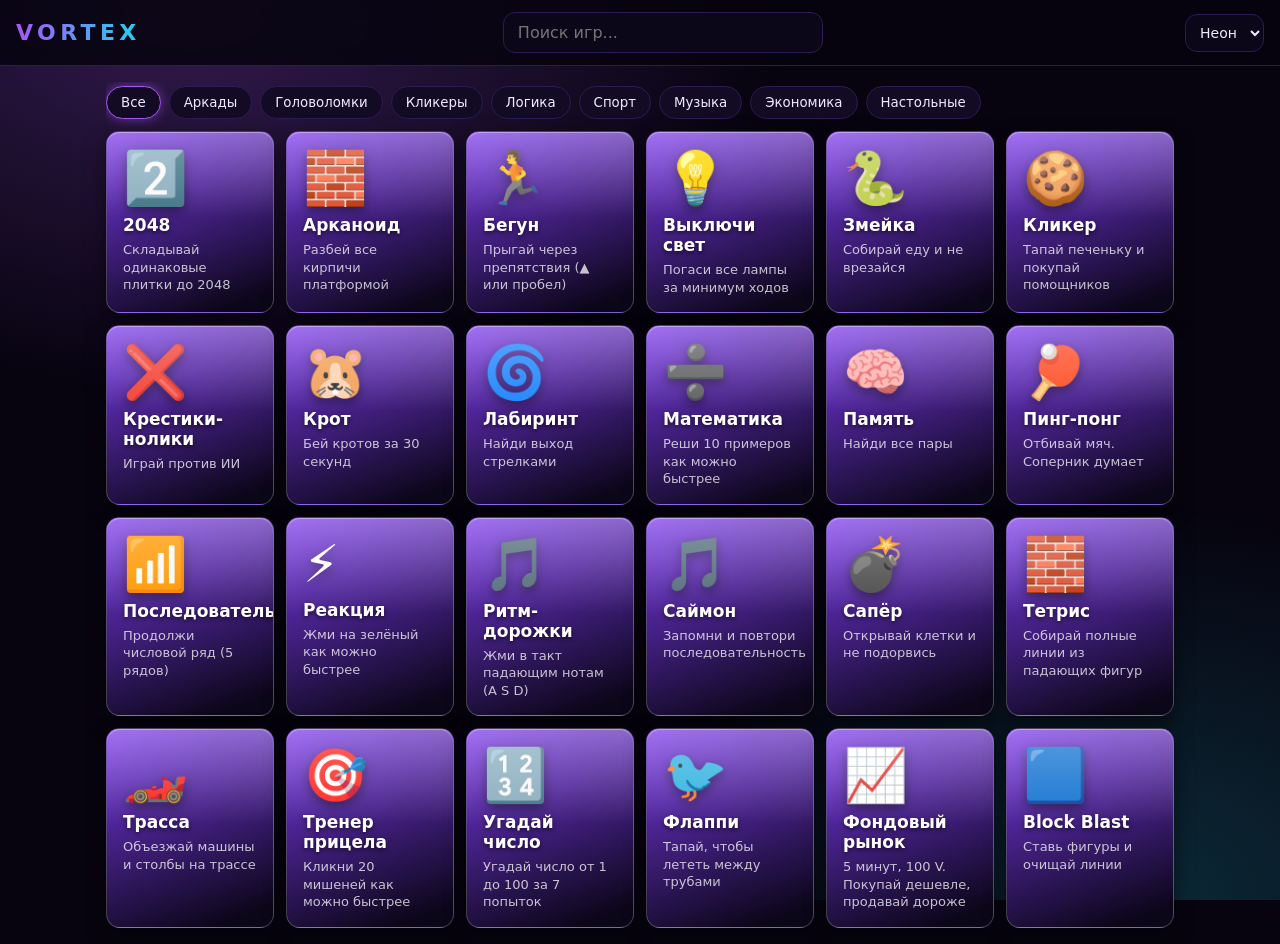
<file: index.html>
<!DOCTYPE html><html lang="ru"><head><meta charset="utf-8">
<meta name="viewport" content="width=device-width,initial-scale=1,viewport-fit=cover">
<meta name="theme-color" content="#07040f"><title>VORTEX Arcade — игры без регистрации</title>
<style>
:root{--bg:#07040f;--card:#130b24;--line:#2d1b55;--tx:#f0eaff;--mut:#9b8fc4;--p:#a855f7;--n:#22d3ee}
*{box-sizing:border-box;margin:0;font-family:system-ui,-apple-system,"Segoe UI",Roboto,sans-serif}
body{background:var(--bg);color:var(--tx);min-height:100vh;padding-bottom:env(safe-area-inset-bottom);overflow-x:hidden}
body::before{content:"";position:fixed;inset:0;z-index:-1;background:radial-gradient(600px 400px at 15% 0,rgba(168,85,247,.28),transparent),radial-gradient(500px 400px at 90% 100%,rgba(34,211,238,.18),transparent);animation:drift 12s ease-in-out infinite alternate}
@keyframes drift{to{transform:scale(1.12) translateY(-20px)}}
[hidden]{display:none!important}
.top{position:sticky;top:0;z-index:5;display:flex;gap:12px;align-items:center;justify-content:space-between;padding:12px 16px;background:rgba(7,4,15,.85);backdrop-filter:blur(10px);border-bottom:1px solid var(--line)}
.logo{font-weight:900;letter-spacing:.2em;font-size:22px;text-decoration:none;background:linear-gradient(90deg,var(--p),var(--n));-webkit-background-clip:text;background-clip:text;color:transparent}
#search{flex:1;max-width:320px;padding:10px 14px;background:#0b0618;border:1px solid var(--line);border-radius:12px;color:var(--tx);font-size:16px}
#search:focus{outline:none;border-color:var(--n);box-shadow:0 0 10px var(--n)}
main{padding:16px;max-width:1100px;margin:auto;animation:in .35s}
@keyframes in{from{opacity:0;transform:translateY(8px)}}
.hero{padding:18px 4px}.hero h1{font-size:clamp(22px,4vw,34px)}.hero p{color:var(--mut);margin-top:6px}
.chips{display:flex;gap:8px;overflow-x:auto;padding:4px 0 12px}
.chip{white-space:nowrap;padding:8px 14px;border-radius:99px;border:1px solid var(--line);background:var(--card);color:var(--tx);cursor:pointer;transition:.2s}
.chip.on,.chip:hover{border-color:var(--p);box-shadow:0 0 12px rgba(168,85,247,.5)}
.grid{display:grid;grid-template-columns:repeat(auto-fill,minmax(160px,1fr));gap:12px}
.card{position:relative;overflow:hidden;display:flex;flex-direction:column;gap:6px;min-height:150px;padding:16px;text-decoration:none;color:#fff;background:linear-gradient(160deg,var(--c,#7c3aed) 0%,#0b0618 92%);border:1px solid rgba(255,255,255,.22);border-radius:14px;box-shadow:inset 0 1px 0 rgba(255,255,255,.35),0 8px 20px rgba(0,0,0,.55);transition:transform .2s,box-shadow .2s;animation:in .4s both}.card::after{content:"";position:absolute;left:0;right:0;top:0;height:48%;background:linear-gradient(rgba(255,255,255,.28),rgba(255,255,255,0));pointer-events:none}.card:hover{transform:translateY(-6px) scale(1.03);box-shadow:inset 0 1px 0 rgba(255,255,255,.45),0 14px 30px var(--c,#7c3aed)}.card b{font-size:17px;text-shadow:0 2px 4px rgba(0,0,0,.6)}.cookie-wrap{position:relative;height:200px;width:100%;display:flex;align-items:center;justify-content:center}.cookie{font-size:130px;line-height:1;background:none;border:0;cursor:pointer;transition:transform .1s;filter:drop-shadow(0 10px 18px rgba(217,119,6,.55));-webkit-tap-highlight-color:transparent}.cookie.bump{transform:scale(.88) rotate(-6deg)}.float{position:absolute;top:18px;color:#fbbf24;font-weight:900;font-size:22px;text-shadow:0 2px 6px #000;animation:fl .7s forwards;pointer-events:none}@keyframes fl{to{transform:translateY(-70px);opacity:0}}.mstats{font-size:14px;color:var(--tx);text-align:center;background:#0b0618;border:1px solid var(--line);border-radius:10px;padding:8px 12px;max-width:100%}
.card:hover{transform:translateY(-4px);border-color:var(--p);box-shadow:0 8px 24px rgba(168,85,247,.35)}
.card .emo{font-size:52px;filter:drop-shadow(0 4px 6px rgba(0,0,0,.5))}.card small{color:rgba(255,255,255,.75);font-size:13px;line-height:1.35}
.playbar{display:flex;align-items:center;justify-content:space-between;gap:10px;margin-bottom:12px}
.playbar h2{font-size:20px;text-align:center;flex:1}
.btn{display:inline-block;padding:9px 14px;border-radius:12px;border:0;font-weight:700;cursor:pointer;text-decoration:none;color:#fff;background:linear-gradient(90deg,var(--p),var(--n))}
.btn.ghost{background:none;border:1px solid var(--p);color:var(--tx)}
.stage{display:flex;flex-direction:column;align-items:center;gap:12px;padding:16px;background:var(--card);border:1px solid var(--line);border-radius:18px;min-height:420px}
.stage:fullscreen{border-radius:0;justify-content:center;background:var(--bg)}
.cv{max-width:100%;height:auto;border-radius:12px;border:1px solid var(--line);touch-action:none;background:#0b0618}
.gbox{width:100%}
.gmsg{color:var(--mut);text-align:center;min-height:22px}
.gbtn{padding:10px 16px;border-radius:12px;border:1px solid var(--p);background:var(--card);color:var(--tx);font-weight:700;cursor:pointer}
.gbtn.big{padding:30px 50px;font-size:24px;background:linear-gradient(90deg,var(--p),var(--n));border:0;color:#fff}
.gbtn:disabled{opacity:.45;cursor:default}
.row{display:flex;gap:10px;flex-wrap:wrap;justify-content:center}
.pad{display:grid;grid-template-columns:repeat(3,56px);grid-template-rows:repeat(2,56px);gap:6px;justify-content:center;touch-action:none;user-select:none}
.pbtn{border-radius:14px;border:1px solid var(--p);background:#1b0f33;color:var(--tx);font-size:20px;cursor:pointer}
.pb-up{grid-column:2;grid-row:1}.pb-left{grid-column:1;grid-row:2}.pb-down{grid-column:2;grid-row:2}.pb-right{grid-column:3;grid-row:2}
.pbtn:active{background:var(--p)}
.pad2{height:200px;width:100%;max-width:420px;border-radius:18px;display:grid;place-items:center;font-size:22px;font-weight:800;cursor:pointer;background:#2a1b4d;user-select:none}
.pad2.wait{background:#7a1d3b}.pad2.go{background:#16a34a;box-shadow:0 0 30px #16a34a}
.ttt{display:grid;grid-template-columns:repeat(3,90px);gap:8px}
.cell{height:90px;font-size:44px;font-weight:900;border-radius:14px;border:1px solid var(--line);background:#1b0f33;color:var(--tx);cursor:pointer}
.cell.x{color:var(--n);text-shadow:0 0 10px var(--n)}.cell.o{color:var(--p);text-shadow:0 0 10px var(--p)}
.mboard{display:grid;gap:4px;width:100%;max-width:360px}
.mcell{aspect-ratio:1;border-radius:8px;border:1px solid var(--line);background:#2a1b4d;color:var(--tx);font-weight:800;cursor:pointer;font-size:clamp(12px,3vw,18px)}
.mcell.open{background:#130b24}
.simon{display:grid;grid-template-columns:1fr 1fr;gap:12px;width:260px;max-width:100%}
.spad{height:120px;border-radius:18px;border:0;opacity:.45;cursor:pointer;transition:opacity .15s,transform .15s}
.spad.lit{opacity:1;transform:scale(1.04);box-shadow:0 0 24px currentColor}
.mem{display:grid;grid-template-columns:repeat(4,1fr);gap:8px;width:100%;max-width:380px}
.mcard{aspect-ratio:1;font-size:28px;border-radius:12px;border:1px solid var(--line);background:#1b0f33;color:var(--tx);cursor:pointer;transition:transform .3s}
.mcard.up{background:#2a1b4d;border-color:var(--n)}.mcard.done{opacity:.4}
@media(max-width:600px){.top{flex-wrap:wrap}#search{max-width:none;width:100%}.playbar h2{font-size:16px}}
@media(prefers-reduced-motion:reduce){*,body::before{animation:none!important;transition:none!important}}

/* Печенька */
.cookie-wrap{position:relative;display:grid;place-items:center;height:260px;width:100%}
.cookie{width:min(200px,60vw);height:min(200px,60vw);border-radius:50%;border:0;font-size:min(150px,44vw);line-height:1;cursor:pointer;
  background:radial-gradient(circle at 35% 30%,#fbd38d,#b45309 75%);box-shadow:0 0 40px rgba(251,191,36,.35),inset -12px -16px 0 rgba(0,0,0,.18);transition:transform .08s}
.cookie:active,.cookie.hit{transform:scale(.92)}
.plus{position:absolute;color:#fde68a;font-weight:900;font-size:22px;pointer-events:none;transform:translate(-50%,-50%);animation:floatup .7s forwards;text-shadow:0 0 8px #f59e0b}
@keyframes floatup{to{transform:translate(-50%,-140%);opacity:0}}
.gbtn.big2{padding:14px 26px;font-size:18px;background:linear-gradient(90deg,var(--p),var(--n));border:0;color:#fff}
/* Тема Xbox */
body.theme-xbox{--bg:#0d1117;--card:#1b1f24;--line:#2a3139;--p:#107c10;--n:#9bf00b;--tx:#ffffff;--mut:#9aa4ad}
body.theme-xbox::before{background:radial-gradient(600px 400px at 15% 0,rgba(16,124,16,.35),transparent)}
body.theme-xbox .card{border-radius:6px;border-top:3px solid var(--n)}
body.theme-xbox .logo{background:none;-webkit-text-fill-color:#9bf00b;color:#9bf00b}
body.theme-xbox .card .emo{filter:drop-shadow(0 0 6px rgba(155,240,11,.5))}
/* Тема PS2 */
body.theme-ps2{--bg:#0a1a40;--card:#13306b;--line:#3d6fd1;--p:#3b82f6;--n:#93c5fd;--tx:#ffffff;--mut:#b6c8ef}
body.theme-ps2::before{background:linear-gradient(180deg,rgba(59,130,246,.35),transparent 60%)}
body.theme-ps2 .card{background:linear-gradient(180deg,#1d4ed8,#0b2e7a);border:1px solid #93c5fd;border-radius:10px;box-shadow:inset 0 1px 0 rgba(255,255,255,.35)}
body.theme-ps2 .top{background:linear-gradient(180deg,#1e3a8a,#0a1a40)}
body.theme-ps2 .stage{background:linear-gradient(180deg,#1d4ed8,#0b2e7a)}
body.theme-ps2 .logo{background:linear-gradient(180deg,#ffffff,#93c5fd);-webkit-background-clip:text;background-clip:text}
.sel{padding:9px 10px;border-radius:12px;border:1px solid var(--line);background:#0b0618;color:var(--tx);font-size:14px}

/* Block Blast */
.bb{display:grid;gap:3px;padding:8px;background:#0b0618;border:1px solid var(--line);border-radius:14px}
.bcell{width:40px;height:40px;border-radius:6px;border:1px solid #2d1b55;background:#130b24;cursor:pointer;padding:0}
.piece{display:grid;gap:2px;padding:8px;border:1px solid var(--line);border-radius:12px;background:#130b24;cursor:pointer}
.piece.sel{border-color:var(--n);box-shadow:0 0 12px var(--n)}
.piece.used{opacity:.2;cursor:default}
.pc{width:14px;height:14px;border-radius:3px}
/* 2048 */
.g2048{display:grid;grid-template-columns:repeat(4,78px);gap:8px;padding:10px;background:#2d1b55;border-radius:14px;touch-action:none}
.tile{width:78px;height:78px;border-radius:10px;display:grid;place-items:center;font-weight:900;color:#fff;transition:background .15s}
/* Крот */
.mole-grid{display:grid;grid-template-columns:repeat(3,96px);gap:10px}
.mole-grid .mcell{aspect-ratio:1;font-size:44px;border-radius:50%}

</style></head>
<body class="theme-neon">
<header class="top">
  <a href="#" class="logo">VORTEX</a>
  <input id="search" type="search" placeholder="Поиск игр..." autocomplete="off">
  <select id="theme" class="sel" title="Стиль"><option value="neon">Неон</option><option value="xbox">Xbox</option><option value="ps2">PS2</option></select>
</header>

<main id="home">
  <div id="chips" class="chips"></div>
  <div id="grid" class="grid"></div>
</main>

<main id="play" hidden>
  <div class="playbar">
    <a href="#" id="back" class="btn ghost">← Все игры</a>
    <h2 id="ptitle"></h2>
    <button id="fs" class="btn ghost" title="На весь экран">⛶</button>
  </div>
  <div id="stage" class="stage"></div>
</main>

<script>window.BUNDLED=true;</script>
<script>
// Общие функции для всех игр. Не редактируй без нужды.
// Каждая игра в папке games/ вызывает registerGame(id, описание).
const rnd=n=>Math.floor(Math.random()*n);
const clamp=(v,a,b)=>Math.max(a,Math.min(b,v));
function cv(el,w,h){const c=document.createElement('canvas');c.width=w;c.height=h;c.className='cv';el.appendChild(c);return c}
function btn(parent,text,fn,cls=''){const b=document.createElement('button');b.className='gbtn '+cls;b.textContent=text;b.onclick=fn;parent.appendChild(b);return b}
function msg(el,text){const m=document.createElement('div');m.className='gmsg';m.textContent=text;el.appendChild(m);return m}
function row(el){const r=document.createElement('div');r.className='row';el.appendChild(r);return r}
// Управление. allowed задаёт только нужные стрелки: остальные не показываются и не перехватываются.
// cb(kind, pressed): kind = up|down|left|right
function controls(el,cb,allowed=['up','down','left','right']){
  const map={ArrowUp:'up',w:'up',W:'up',' ':'up',ArrowDown:'down',s:'down',S:'down',ArrowLeft:'left',a:'left',A:'left',ArrowRight:'right',d:'right',D:'right'};
  const lab={up:'▲',left:'◀',right:'▶',down:'▼'};
  const ok=k=>allowed.includes(k);
  const kd=e=>{const k=map[e.key];if(k&&ok(k)){e.preventDefault();cb(k,true)}};
  const ku=e=>{const k=map[e.key];if(k&&ok(k))cb(k,false)};
  addEventListener('keydown',kd);addEventListener('keyup',ku);
  const p=document.createElement('div');p.className='pad';
  allowed.forEach(k=>{const b=document.createElement('button');b.className='pbtn pb-'+k;b.textContent=lab[k];
    b.onpointerdown=e=>{e.preventDefault();cb(k,true)};
    const off=()=>cb(k,false);b.onpointerup=off;b.onpointerleave=off;b.onpointercancel=off;p.appendChild(b)});
  el.appendChild(p);
  return()=>{removeEventListener('keydown',kd);removeEventListener('keyup',ku)};
}


const GAMES={};
function registerGame(id,g){GAMES[id]=g}

</script>
<script>
// Тренер прицела: кликни 20 мишеней как можно быстрее. Показываем среднее время реакции.
registerGame('aim', {
  title:'Тренер прицела', cat:'Аркады', emoji:'🎯', desc:'Кликни 20 мишеней как можно быстрее',
  start(el){
    const W=360,H=320;
    const area=document.createElement('div');
    area.style.cssText=`width:${W}px;height:${H}px;max-width:100%;position:relative;background:#0b0618;border:1px solid var(--line);border-radius:14px;overflow:hidden`;
    el.appendChild(area);
    const info=msg(el,'Нажми «Старт», затем жми на мишени');
    let n=0,times=[],spawnT=0,run=false;
    const spawn=()=>{
      area.innerHTML='';
      const s=30+rnd(30),b=document.createElement('button');
      b.style.cssText=`position:absolute;width:${s}px;height:${s}px;border-radius:50%;border:0;cursor:pointer;left:${rnd(W-s)}px;top:${rnd(H-s)}px;background:radial-gradient(circle,#fff 0 15%,#ef4444 16% 60%,#fff 61% 70%,#ef4444 71%)`;
      b.onpointerdown=()=>{times.push(performance.now()-spawnT);n++;info.textContent=`Мишень ${n} из 20`;if(n>=20)finish();else spawn()};
      area.appendChild(b);spawnT=performance.now();
    };
    const finish=()=>{
      run=false;area.innerHTML='';
      const avg=Math.round(times.reduce((a,b)=>a+b,0)/times.length),best=Math.round(Math.min(...times));
      info.textContent=`Среднее: ${avg} мс · Лучшее: ${best} мс`;
    };
    const start=()=>{n=0;times=[];run=true;spawn();info.textContent='Мишень 0 из 20'};
    btn(el,'Старт',start,'big2');
    return()=>{run=false;area.innerHTML=''};
  }
});

// Block Blast: выбери фигуру снизу и нажми на клетку поля. Заполненные линии исчезают.
registerGame('blockblast', {
  title:'Block Blast', cat:'Головоломки', emoji:'🟦', desc:'Ставь фигуры и очищай линии',
  start(el){
    const N=8;
    const SHAPES=[[[1]],[[1,1]],[[1],[1]],[[1,1,1]],[[1],[1],[1]],[[1,1],[1,1]],[[1,1,1],[0,1,0]],[[1,0],[1,1]],[[1,1,1,1]],[[1,1,0],[0,1,1]],[[1,1,1],[1,0,0]]];
    const COLS=['#22d3ee','#a855f7','#f472b6','#22c55e','#eab308','#f97316','#3b82f6'];
    let grid,tray,sel=null,score=0,over=false;
    const info=msg(el,'');
    const board=document.createElement('div');board.className='bb';
    board.style.gridTemplateColumns=`repeat(${N},40px)`;el.appendChild(board);
    const trayEl=document.createElement('div');trayEl.className='row';el.appendChild(trayEl);
    const fitsAt=(m,r0,c0)=>m.every((row,i)=>row.every((v,j)=>!v||(r0+i>=0&&r0+i<N&&c0+j>=0&&c0+j<N&&!grid[r0+i][c0+j])));
    const canPlaceAny=m=>{for(let r=0;r<N;r++)for(let c=0;c<N;c++)if(fitsAt(m,r,c))return true;return false};
    const newTray=()=>{tray=[0,1,2].map(()=>({m:SHAPES[rnd(SHAPES.length)],c:COLS[rnd(COLS.length)],used:false}))};
    const place=(r,c)=>{
      if(over||sel===null)return;
      const p=tray[sel];if(!p||p.used)return;
      const r0=r-Math.floor(p.m.length/2),c0=c-Math.floor(p.m[0].length/2);
      if(!fitsAt(p.m,r0,c0))return;
      p.m.forEach((row,i)=>row.forEach((v,j)=>{if(v)grid[r0+i][c0+j]=p.c}));
      score+=p.m.flat().reduce((a,b)=>a+b,0);
      p.used=true;sel=null;
      const full=[];
      for(let i=0;i<N;i++){if(grid[i].every(Boolean))full.push(['r',i]);}
      for(let j=0;j<N;j++){if(grid.every(row=>row[j]))full.push(['c',j]);}
      full.forEach(([t,i])=>{for(let k=0;k<N;k++){const rr=t==='r'?i:k,cc=t==='r'?k:i;grid[rr][cc]=''}});
      if(full.length)score+=full.length*10*full.length;
      if(tray.every(t=>t.used))newTray();
      if(!tray.some(t=>!t.used&&canPlaceAny(t.m)))over=true;
      draw();
    };
    const draw=()=>{
      board.innerHTML='';
      for(let r=0;r<N;r++)for(let c=0;c<N;c++){
        const b=document.createElement('button');b.className='bcell';
        if(grid[r][c]){b.style.background=grid[r][c];b.style.boxShadow='inset 0 0 0 2px rgba(255,255,255,.25)'}
        b.onclick=()=>place(r,c);board.appendChild(b);
      }
      trayEl.innerHTML='';
      tray.forEach((p,i)=>{
        const d=document.createElement('div');
        d.className='piece'+(sel===i?' sel':'')+(p.used?' used':'');
        d.style.gridTemplateColumns=`repeat(${p.m[0].length},14px)`;
        p.m.forEach(row=>row.forEach(v=>{const x=document.createElement('div');x.className='pc';x.style.background=v?p.c:'transparent';d.appendChild(x)}));
        d.onclick=()=>{if(!p.used&&!over){sel=sel===i?null:i;draw()}};
        trayEl.appendChild(d);
      });
      info.textContent=over?`Ходов больше нет. Очки: ${score}`:`Очки: ${score}${sel===null?' · Выбери фигуру снизу':' · Нажми клетку поля'}`;
      if(over){const rb=btn(trayEl,'Новая игра',reset)}
    };
    const reset=()=>{grid=Array.from({length:N},()=>Array(N).fill(''));score=0;over=false;sel=null;newTray();draw()};
    reset();
    return()=>{};
  }
});

// Игра «Арканоид». Файл появится на сайте сам, как только лежит в папке games/.
// Функции rnd, cv, btn, msg, row, controls и registerGame берутся из lib.js.
registerGame('breakout', {title:'Арканоид',cat:'Аркады',emoji:'🧱',desc:'Разбей все кирпичи платформой',start(el){
  const W=400,H=300,PW=70,bw=46,bh=16,gap=4,rows=5,cols=8;
  const c=cv(el,W,H),g=c.getContext('2d');c.style.touchAction='none';
  let bricks,px,ball,lives,score,state='wait';
  const hold={l:false,r:false};
  const reset=()=>{bricks=[];for(let r=0;r<rows;r++)for(let k=0;k<cols;k++)bricks.push({x:k*(bw+gap)+12,y:r*(bh+gap)+40,a:true,hue:r*50});
    px=W/2-PW/2;ball={x:W/2,y:H-60,vx:3,vy:-3};lives=3;score=0;state='play'};
  reset();state='wait';
  const ctl=controls(el,(k,on)=>{
    if(k==='left')hold.l=on;if(k==='right')hold.r=on;
    if(on&&(k==='left'||k==='right')){if(state==='wait')state='play';else if(state!=='play')reset()}
  },['left','right']);
  c.onpointermove=e=>{const r=c.getBoundingClientRect();px=(e.clientX-r.left)*W/r.width-PW/2;if(state==='wait')state='play'};
  const draw=()=>{
    g.fillStyle='#0b0618';g.fillRect(0,0,W,H);
    bricks.forEach(b=>{if(!b.a)return;g.fillStyle=`hsl(${b.hue},80%,60%)`;g.fillRect(b.x,b.y,bw,bh)});
    g.fillStyle='#22d3ee';g.fillRect(px,H-30,PW,10);
    g.fillStyle='#fff';g.beginPath();g.arc(ball.x,ball.y,6,0,7);g.fill();
    g.font='14px sans-serif';g.fillText(`Очки: ${score}  Жизни: ${lives}`,8,H-8);
    if(state!=='play'){g.fillStyle='rgba(0,0,0,.6)';g.fillRect(0,0,W,H);g.fillStyle='#fff';g.textAlign='center';g.font='bold 18px sans-serif';
      const txt=state==='wait'?'Двигай мышью или стрелкой':state==='won'?'Победа! Жми стрелку для новой игры':'Проигрыш. Жми стрелку для новой игры';
      g.fillText(txt,W/2,H/2);g.textAlign='left'}
  };
  const t=setInterval(()=>{
    if(state!=='play'){draw();return}
    if(hold.l)px-=6;if(hold.r)px+=6;px=clamp(px,0,W-PW);
    ball.x+=ball.vx;ball.y+=ball.vy;
    if(ball.x<5||ball.x>W-5)ball.vx*=-1;
    if(ball.y<5)ball.vy*=-1;
    if(ball.vy>0&&ball.y>H-38&&ball.y<H-24&&ball.x>px&&ball.x<px+PW){
      ball.vy*=-1;ball.vx=clamp((ball.x-(px+PW/2))/8,-6,6)}
    for(const b of bricks){
      if(b.a&&ball.x>b.x&&ball.x<b.x+bw&&ball.y>b.y&&ball.y<b.y+bh){b.a=false;ball.vy*=-1;score+=10;break}
    }
    if(ball.y>H){lives--;if(lives<=0)state='lost';else ball={x:px+PW/2,y:H-60,vx:3,vy:-3}}
    if(bricks.every(b=>!b.a))state='won';
    draw();
  },16);
  draw();
  return()=>{clearInterval(t);ctl();c.onpointermove=null};
}});

// Игра «Кликер». Файл появится на сайте сам, как только лежит в папке games/.
// Функции rnd, cv, btn, msg, row, controls и registerGame берутся из lib.js.
registerGame('clicker', {title:'Кликер',cat:'Кликеры',emoji:'🍪',desc:'Тапай печеньку и покупай помощников',start(el){
  let n=0,cursors=0,grandma=0;const cur={cost:15,per:1},gma={cost:100,per:8};
  const info=msg(el,'');
  const wrap=document.createElement('div');wrap.className='cookie-wrap';el.appendChild(wrap);
  const ck=document.createElement('button');ck.className='cookie';ck.textContent='🍪';wrap.appendChild(ck);
  const tap=e=>{
    n++;ck.classList.remove('hit');void ck.offsetWidth;ck.classList.add('hit');
    const r=wrap.getBoundingClientRect();const f=document.createElement('span');f.className='plus';f.textContent='+1';
    f.style.left=((e.clientX||r.left+r.width/2)-r.left)+'px';f.style.top=((e.clientY||r.top+r.height/2)-r.top)+'px';
    wrap.appendChild(f);setTimeout(()=>f.remove(),700);draw();
  };
  ck.onpointerdown=tap;
  const row1=row(el);
  const bc=btn(row1,'',()=>{if(n>=cur.cost){n-=cur.cost;cursors++;cur.cost=Math.ceil(cur.cost*1.4);draw()}});
  const bg=btn(row1,'',()=>{if(n>=gma.cost){n-=gma.cost;grandma++;gma.cost=Math.ceil(gma.cost*1.5);draw()}});
  const draw=()=>{
    const perSec=cursors*cur.per+grandma*gma.per;
    info.textContent=`Печенек: ${n} · В секунду: ${perSec}`;
    bc.textContent=`👆 Курсор (${cur.cost}) x${cursors}`;bc.disabled=n<cur.cost;
    bg.textContent=`👵 Бабушка (${gma.cost}) x${grandma}`;bg.disabled=n<gma.cost;
  };
  const t=setInterval(()=>{n+=cursors*cur.per+grandma*gma.per;draw()},1000);
  draw();
  return()=>clearInterval(t);
}});

// Флаппи: тапай или жми пробел, чтобы лететь между трубами.
registerGame('flappy', {
  title:'Флаппи', cat:'Аркады', emoji:'🐦', desc:'Тапай, чтобы лететь между трубами',
  start(el){
    const W=320,H=480,BX=80,BR=12,GAP=130;
    const c=cv(el,W,H),g=c.getContext('2d');c.style.touchAction='none';
    let by,vy,pipes,score,over,fr,started;
    const reset=()=>{by=H/2;vy=0;pipes=[];score=0;over=false;fr=0;started=false};
    reset();
    const flap=()=>{if(over){reset();return}started=true;vy=-7};
    c.onpointerdown=e=>{e.preventDefault();flap()};
    const kd=e=>{if(e.key===' '||e.key==='ArrowUp'){e.preventDefault();flap()}};
    addEventListener('keydown',kd);
    const draw=()=>{
      g.fillStyle='#0b0618';g.fillRect(0,0,W,H);
      g.fillStyle='#22c55e';pipes.forEach(p=>{g.fillRect(p.x,0,40,p.top);g.fillRect(p.x,p.top+GAP,40,H-p.top-GAP)});
      g.fillStyle='#facc15';g.beginPath();g.arc(BX,by,BR,0,7);g.fill();
      g.fillStyle='#fff';g.font='bold 24px sans-serif';g.textAlign='center';g.fillText(String(score),W/2,40);
      if(!started&&!over)g.fillText('Тапни, чтобы начать',W/2,H/2+60);
      if(over){g.fillStyle='rgba(0,0,0,.6)';g.fillRect(0,0,W,H);g.fillStyle='#fff';g.font='bold 18px sans-serif';g.fillText('Конец. Тапни для новой игры',W/2,H/2)}
      g.textAlign='left';
    };
    const t=setInterval(()=>{
      if(over||!started){draw();return}
      fr++;vy+=0.4;by+=vy;
      if(fr%90===0)pipes.push({x:W,top:60+rnd(H-GAP-120),passed:false});
      pipes.forEach(p=>p.x-=2.5);
      pipes.forEach(p=>{if(!p.passed&&p.x+40<BX){p.passed=true;score++}});
      pipes=pipes.filter(p=>p.x>-50);
      if(by+BR>H||by-BR<0)over=true;
      pipes.forEach(p=>{if(BX+BR>p.x&&BX-BR<p.x+40&&(by-BR<p.top||by+BR>p.top+GAP))over=true});
      draw();
    },16);
    draw();
    return()=>{clearInterval(t);removeEventListener('keydown',kd);c.onpointerdown=null};
  }
});

// 2048: стрелками (или свайпом по полю) сдвигай плитки. Совпадающие числа складываются.
registerGame('g2048', {
  title:'2048', cat:'Головоломки', emoji:'2️⃣', desc:'Складывай одинаковые плитки до 2048',
  start(el){
    const N=4;
    let g,score=0,over=false,won=false;
    const info=msg(el,'');
    const board=document.createElement('div');board.className='g2048';el.appendChild(board);
    const COL={2:'#334155',4:'#475569',8:'#f97316',16:'#f59e0b',32:'#ef4444',64:'#dc2626',128:'#eab308',256:'#84cc16',512:'#22c55e',1024:'#06b6d4',2048:'#a855f7'};
    const add=()=>{const e=[];g.forEach((row,r)=>row.forEach((v,c)=>{if(!v)e.push([r,c])}));if(!e.length)return;const[r,c]=e[rnd(e.length)];g[r][c]=Math.random()<0.9?2:4};
    const canMove=()=>{for(let r=0;r<N;r++)for(let c=0;c<N;c++){const v=g[r][c];if(!v)return true;if(c+1<N&&g[r][c+1]===v)return true;if(r+1<N&&g[r+1][c]===v)return true}return false};
    const slide=line=>{
      const a=line.filter(Boolean),out=[];let gained=0;
      for(let i=0;i<a.length;i++){if(a[i]&&a[i]===a[i+1]){out.push(a[i]*2);gained+=a[i]*2;i++}else out.push(a[i])}
      while(out.length<N)out.push(0);
      return{row:out,gained};
    };
    const move=dir=>{
      if(over)return;
      const pos=(i,j)=>{switch(dir){case 'left':return[i,j];case 'right':return[i,N-1-j];case 'up':return[j,i];default:return[N-1-j,i]}};
      let moved=false;
      for(let i=0;i<N;i++){
        const line=[];for(let j=0;j<N;j++){const[r,c]=pos(i,j);line.push(g[r][c])}
        const res=slide(line);
        res.row.forEach((v,j)=>{const[r,c]=pos(i,j);if(g[r][c]!==v)moved=true;g[r][c]=v});
        score+=res.gained;
      }
      if(moved)add();
      if(!won&&g.flat().includes(2048)){won=true}
      if(!canMove())over=true;
      draw();
    };
    const draw=()=>{
      board.innerHTML='';
      g.flat().forEach(v=>{const t=document.createElement('div');t.className='tile';
        if(v){t.textContent=v;t.style.background=COL[v]||'#7c3aed';t.style.fontSize=v>=1000?'18px':v>=100?'20px':'24px'}
        else t.style.background='rgba(255,255,255,.04)';
        board.appendChild(t)});
      info.textContent=`Очки: ${score}`+(over?' · Ходов нет. Нажми «Заново»':won?' · Ты собрал 2048! Можно продолжать':'');
    };
    const reset=()=>{g=Array.from({length:N},()=>Array(N).fill(0));score=0;over=false;won=false;add();add();draw()};
    const dirs={ArrowLeft:'left',ArrowRight:'right',ArrowUp:'up',ArrowDown:'down',a:'left',d:'right',w:'up',s:'down',A:'left',D:'right',W:'up',S:'down'};
    const kd=e=>{const d=dirs[e.key];if(d){e.preventDefault();move(d)}};
    addEventListener('keydown',kd);
    const ctl=controls(el,(k,on)=>{if(on)move(k)});
    let sx=0,sy=0;
    board.addEventListener('pointerdown',e=>{sx=e.clientX;sy=e.clientY});
    board.addEventListener('pointerup',e=>{const dx=e.clientX-sx,dy=e.clientY-sy;if(Math.max(Math.abs(dx),Math.abs(dy))<30)return;
      if(Math.abs(dx)>Math.abs(dy))move(dx>0?'right':'left');else move(dy>0?'down':'up')});
    const bar=row(el);btn(bar,'Заново',reset);
    reset();
    return()=>{removeEventListener('keydown',kd);ctl()};
  }
});

// Угадай число: компьютер загадал число от 1 до 100, у тебя 7 попыток.
registerGame('guess', {
  title:'Угадай число', cat:'Логика', emoji:'🔢', desc:'Угадай число от 1 до 100 за 7 попыток',
  start(el){
    let x,a=0,over=false;
    const info=msg(el,'');
    const inp=document.createElement('input');inp.type='number';inp.inputMode='numeric';inp.placeholder='Твой вариант';
    inp.style.cssText='width:200px;padding:10px;border-radius:12px;border:1px solid var(--line);background:#0b0618;color:var(--tx);font-size:18px;text-align:center';
    el.appendChild(inp);
    const go=()=>{
      if(over||inp.value==='')return;
      const v=+inp.value;a++;
      if(v===x){over=true;info.textContent=`Угадал за ${a} попыток! Очки: ${Math.max(0,8-a)*15}`}
      else if(a>=7){over=true;info.textContent=`Не угадал. Было ${x}`}
      else info.textContent=(v<x?'Больше ⬆️':'Меньше ⬇️')+` · Осталось попыток: ${7-a}`;
      inp.value='';inp.focus();
    };
    const reset=()=>{x=1+rnd(100);a=0;over=false;inp.value='';info.textContent='Загадано число от 1 до 100. Попыток: 7'};
    inp.onkeydown=e=>{if(e.key==='Enter')go()};
    const bar=row(el);
    btn(bar,'Проверить',go,'big2');
    btn(bar,'Заново',reset);
    reset();
    return()=>{};
  }
});

// Трасса: едешь по дороге, объезжаешь машины и столбы стрелками ◀ ▶.
registerGame('highway', {
  title:'Трасса', cat:'Аркады', emoji:'🏎️', desc:'Объезжай машины и столбы на трассе',
  start(el){
    const W=300,H=480,LW=W/3,PY=H-90,CELL=40;
    const c=cv(el,W,H),g=c.getContext('2d');
    const laneX=i=>LW*i+LW/2;
    let lane,rows,dist,speed,over,nextRow,stripe,lastMove;
    const reset=()=>{lane=1;rows=[];dist=0;speed=5;over=false;nextRow=0;stripe=0;lastMove=0};
    reset();
    const ctl=controls(el,(k,on)=>{
      if(!on)return;
      if(over){reset();return}
      const now=performance.now();
      if(now-lastMove<120)return;            // защита от залипания клавиши
      if(k==='left'&&lane>0){lane--;lastMove=now}
      if(k==='right'&&lane<2){lane++;lastMove=now}
    },['left','right']);
    const drawCar=(x,y,color,wind)=>{
      g.fillStyle=color;g.beginPath();g.roundRect?g.roundRect(x-CELL*0.35,y-CELL/2,CELL*0.7,CELL,6):g.rect(x-CELL*0.35,y-CELL/2,CELL*0.7,CELL);g.fill();
      g.fillStyle=wind;g.fillRect(x-CELL*0.25,y-CELL*0.3,CELL*0.5,CELL*0.22);
      g.fillStyle='rgba(0,0,0,.35)';g.fillRect(x-CELL*0.3,y+CELL*0.3,CELL*0.6,4);
    };
    const drawPole=(x,y)=>{
      g.fillStyle='#64748b';g.fillRect(x-5,y-CELL/2,10,CELL);
      g.fillStyle='#ef4444';g.fillRect(x-5,y-CELL/2,10,8);
      g.fillStyle='#fde047';g.fillRect(x-5,y-2,10,4);
    };
    const draw=()=>{
      g.fillStyle='#14532d';g.fillRect(0,0,W,H);
      g.fillStyle='#262631';g.fillRect(0,0,W,H);
      // обочины
      g.fillStyle='#e5e7eb';g.fillRect(4,0,4,H);g.fillRect(W-8,0,4,H);
      // пунктир между полосами
      g.fillStyle='#facc15';
      for(let y=-60+stripe;y<H;y+=60){g.fillRect(LW-2,y,4,34);g.fillRect(2*LW-2,y,4,34)}
      rows.forEach(r=>r.cells.forEach(cell=>{
        const x=laneX(cell.lane);
        if(cell.kind==='pole')drawPole(x,r.y);else drawCar(x,r.y,cell.color,'#bae6fd');
      }));
      drawCar(laneX(lane),PY,'#ef4444','#fecaca');
      g.fillStyle='#fff';g.font='bold 16px sans-serif';g.fillText(Math.floor(dist/10)+' м',10,22);
      if(over){g.fillStyle='rgba(0,0,0,.6)';g.fillRect(0,0,W,H);g.fillStyle='#fff';g.textAlign='center';g.font='bold 18px sans-serif';
        g.fillText('Авария! Жми ◀ или ▶ для новой',W/2,H/2);g.textAlign='left'}
    };
    const colors=['#22c55e','#3b82f6','#f97316','#eab308','#e879f9'];
    const t=setInterval(()=>{
      if(over){draw();return}
      dist+=speed;speed=Math.min(13,5+dist/3000);stripe=(stripe+speed)%60;
      nextRow-=speed;
      if(nextRow<=0){
        // в ряду всегда есть свободная полоса
        const blocked=Math.random()<0.5?1:2;
        const lanes=[0,1,2].sort(()=>Math.random()-.5).slice(0,blocked);
        rows.push({y:-CELL,cells:lanes.map(l=>({lane:l,kind:Math.random()<0.3?'pole':'car',color:colors[rnd(colors.length)]}))});
        nextRow=CELL*2.6+rnd(60);
      }
      rows.forEach(r=>r.y+=speed);
      rows=rows.filter(r=>r.y<H+CELL);
      // столкновение: ряд совпадает с полосой игрока в зоне машины
      if(rows.some(r=>Math.abs(r.y-PY)<CELL*0.8&&r.cells.some(cl=>cl.lane===lane)))over=true;
      draw();
    },16);
    draw();
    return()=>{clearInterval(t);ctl()};
  }
});

// Выключи свет: нажатие переключает лампу и соседние. Погаси все лампы.
registerGame('lights', {
  title:'Выключи свет', cat:'Головоломки', emoji:'💡', desc:'Погаси все лампы за минимум ходов',
  start(el){
    const N=5;
    let g,moves=0;
    const info=msg(el,'');
    const board=document.createElement('div');board.className='mboard';
    board.style.gridTemplateColumns=`repeat(${N},1fr)`;board.style.maxWidth='300px';el.appendChild(board);
    const toggle=(r,c)=>{[[0,0],[1,0],[-1,0],[0,1],[0,-1]].forEach(([dr,dc])=>{const rr=r+dr,cc=c+dc;if(rr>=0&&cc>=0&&rr<N&&cc<N)g[rr][cc]=!g[rr][cc]})};
    const won=()=>g.every(row=>row.every(v=>!v));
    const draw=()=>{
      board.innerHTML='';
      g.forEach((row,r)=>row.forEach((on,c)=>{
        const x=document.createElement('button');x.className='mcell';
        x.style.background=on?'#facc15':'#1b0f33';x.style.boxShadow=on?'0 0 12px #facc15':'none';
        x.onclick=()=>press(r,c);board.appendChild(x);
      }));
      info.textContent=won()?`Готово за ${moves} ходов!`:`Ходов: ${moves}`;
    };
    const press=(r,c)=>{if(won())return;toggle(r,c);moves++;draw()};
    const reset=()=>{
      g=Array.from({length:N},()=>Array(N).fill(false));moves=0;
      // случайные нажатия от погашенного поля: такая позиция гарантированно решаема
      for(let i=0;i<8;i++)toggle(rnd(N),rnd(N));
      draw();
    };
    reset();
    btn(el,'Новая',reset);
    return()=>{};
  }
});

// Математика: 10 примеров на время. Вводи ответ и жми Enter.
registerGame('math', {
  title:'Математика', cat:'Логика', emoji:'➗', desc:'Реши 10 примеров как можно быстрее',
  start(el){
    let q='',ans=0,i=10,ok=0,t0=0;
    const info=msg(el,'Нажми «Старт»');
    const qEl=document.createElement('div');qEl.style.cssText='font-size:32px;font-weight:900;margin:12px 0;text-align:center';el.appendChild(qEl);
    const inp=document.createElement('input');inp.type='number';inp.inputMode='numeric';
    inp.style.cssText='width:200px;padding:10px;border-radius:12px;border:1px solid var(--line);background:#0b0618;color:var(--tx);font-size:18px;text-align:center';
    el.appendChild(inp);
    const gen=()=>{const a=1+rnd(12),b=1+rnd(12),o=rnd(3);
      return o===0?[`${a} + ${b}`,a+b]:o===1?[`${a*b} ÷ ${b}`,a]:[`${a} × ${b}`,a*b]};
    const next=()=>{[q,ans]=gen();qEl.textContent=`${q} = ?`;inp.value='';inp.focus()};
    const start=()=>{i=0;ok=0;t0=Date.now();next();info.textContent='Пример 1 из 10'};
    const answer=()=>{
      if(i>=10||inp.value==='')return;
      if(+inp.value===ans)ok++;
      i++;
      if(i>=10){qEl.textContent='';info.textContent=`Верно: ${ok} из 10 · Время: ${((Date.now()-t0)/1000).toFixed(1)} с`;return}
      info.textContent=`Пример ${i+1} из 10 · Верно: ${ok}`;next();
    };
    inp.onkeydown=e=>{if(e.key==='Enter')answer()};
    const bar=row(el);
    btn(bar,'Ответить',answer);
    btn(bar,'Старт',start,'big2');
    return()=>{};
  }
});

// Лабиринт: найди выход (зелёный квадрат) стрелками. Каждый уровень — новый лабиринт.
registerGame('maze', {
  title:'Лабиринт', cat:'Головоломки', emoji:'🌀', desc:'Найди выход стрелками',
  start(el){
    const N=11,S=26,W=N*S,H=N*S;
    const c=cv(el,W,H),g=c.getContext('2d');
    const info=msg(el,'');
    let walls,px,py,lvl=1;
    const make=()=>{
      const cells=Array.from({length:N},()=>Array.from({length:N},()=>({n:1,s:1,e:1,w:1,v:false})));
      const stack=[[0,0]];cells[0][0].v=true;
      while(stack.length){
        const[x,y]=stack[stack.length-1];const nb=[];
        if(y>0&&!cells[y-1][x].v)nb.push([x,y-1,'n','s']);
        if(y<N-1&&!cells[y+1][x].v)nb.push([x,y+1,'s','n']);
        if(x>0&&!cells[y][x-1].v)nb.push([x-1,y,'w','e']);
        if(x<N-1&&!cells[y][x+1].v)nb.push([x+1,y,'e','w']);
        if(!nb.length){stack.pop();continue}
        const[nx,ny,d,od]=nb[rnd(nb.length)];
        cells[y][x][d]=0;cells[ny][nx][od]=0;cells[ny][nx].v=true;stack.push([nx,ny]);
      }
      walls=cells;
    };
    const draw=()=>{
      g.fillStyle='#0b0618';g.fillRect(0,0,W,H);
      g.fillStyle='#22c55e';g.fillRect((N-1)*S+6,(N-1)*S+6,S-12,S-12);
      g.strokeStyle='#a855f7';g.lineWidth=3;
      for(let y=0;y<N;y++)for(let x=0;x<N;x++){
        const cl=walls[y][x],X=x*S,Y=y*S;g.beginPath();
        if(cl.n){g.moveTo(X,Y);g.lineTo(X+S,Y)}
        if(cl.s){g.moveTo(X,Y+S);g.lineTo(X+S,Y+S)}
        if(cl.w){g.moveTo(X,Y);g.lineTo(X,Y+S)}
        if(cl.e){g.moveTo(X+S,Y);g.lineTo(X+S,Y+S)}
        g.stroke();
      }
      g.fillStyle='#22d3ee';g.beginPath();g.arc(px*S+S/2,py*S+S/2,S/3,0,7);g.fill();
    };
    const reset=()=>{make();px=0;py=0;info.textContent=`Уровень ${lvl} · Стрелками к зелёному квадрату`;draw()};
    const dirs={up:['n',0,-1],down:['s',0,1],left:['w',-1,0],right:['e',1,0]};
    const move=k=>{
      if(!walls)return;
      const[side,dx,dy]=dirs[k];
      if(walls[py][px][side])return;
      px+=dx;py+=dy;
      if(px===N-1&&py===N-1){lvl++;reset()}else draw();
    };
    const ctl=controls(el,(k,on)=>{if(on)move(k)});
    reset();
    return()=>{ctl()};
  }
});

// Игра «Память». Файл появится на сайте сам, как только лежит в папке games/.
// Функции rnd, cv, btn, msg, row, controls и registerGame берутся из lib.js.
registerGame('memory', {title:'Память',cat:'Головоломки',emoji:'🧠',desc:'Найди все пары',start(el){
  const E=['🔥','⚡','💎','🎯','🚀','👾','🌙','🧪'];
  let cards,open=[],found=0,moves=0,lock=false;
  const info=msg(el,'');
  const g=document.createElement('div');g.className='mem';el.appendChild(g);
  const render=()=>{
    g.innerHTML='';
    cards.forEach((c,i)=>{const b=document.createElement('button');
      const show=c.up||c.done;
      b.className='mcard'+(show?' up':'')+(c.done?' done':'');
      b.textContent=show?c.v:'?';b.onclick=()=>flip(i);g.appendChild(b)});
    info.textContent=`Ходы: ${moves} · Пары: ${found}/8`+(found===8?' · Готово!':'');
  };
  const flip=i=>{
    if(lock||cards[i].up||cards[i].done)return;
    cards[i].up=true;open.push(i);render();
    if(open.length===2){
      moves++;lock=true;const[a,b]=open;
      if(cards[a].v===cards[b].v){cards[a].done=cards[b].done=true;found++;open=[];lock=false;render()}
      else setTimeout(()=>{cards[a].up=cards[b].up=false;open=[];lock=false;render()},800);
    }
  };
  const init=()=>{cards=[...E,...E].sort(()=>Math.random()-.5).map(v=>({v,up:false,done:false}));open=[];found=0;moves=0;lock=false;render()};
  init();
  btn(el,'Заново',init);
  return()=>{};
}});

// Игра «Сапёр». Файл появится на сайте сам, как только лежит в папке games/.
// Функции rnd, cv, btn, msg, row, controls и registerGame берутся из lib.js.
registerGame('mines', {title:'Сапёр',cat:'Головоломки',emoji:'💣',desc:'Открывай клетки и не подорвись',start(el){
  const N=8,M=10;let grid,open,flag,over,first,flagMode=false;
  const info=msg(el,'');
  const board=document.createElement('div');board.className='mboard';board.style.gridTemplateColumns=`repeat(${N},1fr)`;el.appendChild(board);
  const place=safe=>{
    let k=0;while(k<M){const i=rnd(N*N);if(i===safe||grid[i].m)continue;grid[i].m=true;k++}
    for(let i=0;i<N*N;i++){const r=Math.floor(i/N),c=i%N;let n=0;
      for(let dr=-1;dr<=1;dr++)for(let dc=-1;dc<=1;dc++){const rr=r+dr,cc=c+dc;if(rr>=0&&cc>=0&&rr<N&&cc<N&&grid[rr*N+cc].m)n++}
      grid[i].n=n}
  };
  const reveal=i=>{
    if(open[i]||flag[i])return;open[i]=true;
    if(grid[i].n===0&&!grid[i].m){const r=Math.floor(i/N),c=i%N;
      for(let dr=-1;dr<=1;dr++)for(let dc=-1;dc<=1;dc++){const rr=r+dr,cc=c+dc;if(rr>=0&&cc>=0&&rr<N&&cc<N)reveal(rr*N+cc)}}
  };
  const check=()=>{if(grid.every((c,i)=>c.m||open[i])){over=true;info.textContent='Победа!'}};
  const render=()=>{
    board.innerHTML='';
    for(let i=0;i<N*N;i++){
      const b=document.createElement('button');b.className='mcell';
      if(open[i]){b.classList.add('open');if(grid[i].m)b.textContent='💣';else if(grid[i].n)b.textContent=grid[i].n}
      else if(flag[i])b.textContent='🚩';
      b.onclick=()=>click(i);
      b.oncontextmenu=e=>{e.preventDefault();if(over||open[i])return;flag[i]=!flag[i];render()};
      board.appendChild(b);
    }
    if(!over)info.textContent=`Мин: ${M} · Флаг: ${flagMode?'вкл':'выкл'}`;
  };
  const click=i=>{
    if(over)return;
    if(flagMode){if(!open[i]){flag[i]=!flag[i];render()}return}
    if(first){place(i);first=false}
    if(flag[i]||open[i])return;
    if(grid[i].m){over=true;grid.forEach((c,k)=>{if(c.m)open[k]=true});info.textContent='Бум! Игра окончена';render();return}
    reveal(i);check();render();
  };
  const init=()=>{grid=Array(N*N).fill(0).map(()=>({m:false,n:0}));open=Array(N*N).fill(false);flag=Array(N*N).fill(false);over=false;first=true;render()};
  const fb=row(el);
  const flagBtn=btn(fb,'🚩 Флаг: выкл',()=>{flagMode=!flagMode;flagBtn.textContent=`🚩 Флаг: ${flagMode?'вкл':'выкл'}`;render()});
  btn(fb,'Заново',init);
  init();
  return()=>{};
}});

// Крот: за 30 секунд бей кротов, которые появляются в ячейках.
registerGame('mole', {
  title:'Крот', cat:'Аркады', emoji:'🐹', desc:'Бей кротов за 30 секунд',
  start(el){
    const info=msg(el,'Нажми «Старт», бей кротов за 30 секунд');
    const grid=document.createElement('div');grid.className='mole-grid';el.appendChild(grid);
    const cells=[];
    let score=0,left=30,active=-1,run=false,t=null,pt=null;
    const render=()=>{info.textContent=`Очки: ${score} · Осталось: ${left} с`};
    const pop=()=>{cells.forEach(c=>c.textContent='');active=rnd(9);cells[active].textContent='🐹'};
    const hit=i=>{if(!run||active!==i)return;score++;active=-1;cells[i].textContent='💥';setTimeout(()=>{cells[i].textContent=''},200);render()};
    for(let i=0;i<9;i++){const b=document.createElement('button');b.className='mcell';b.onclick=()=>hit(i);grid.appendChild(b);cells.push(b)}
    const finish=()=>{run=false;clearInterval(t);clearInterval(pt);cells.forEach(c=>c.textContent='');info.textContent=`Время вышло! Очки: ${score}. Нажми «Старт»`};
    const start=()=>{score=0;left=30;run=true;clearInterval(t);clearInterval(pt);pop();render();
      t=setInterval(()=>{left--;if(left<=0){finish();return}render()},1000);
      pt=setInterval(()=>{if(run)pop()},650)};
    btn(el,'Старт',start,'big2');
    return()=>{run=false;clearInterval(t);clearInterval(pt)};
  }
});

// Игра «Пинг-понг». Файл появится на сайте сам, как только лежит в папке games/.
// Функции rnd, cv, btn, msg, row, controls и registerGame берутся из lib.js.
registerGame('pong', {title:'Пинг-понг',cat:'Спорт',emoji:'🏓',desc:'Отбивай мяч. Соперник думает',start(el){
  const W=400,H=300,PH=60;const c=cv(el,W,H),g=c.getContext('2d');c.style.touchAction='none';
  let py=H/2-PH/2,ay=H/2-PH/2,pS=0,aS=0,hold={up:false,down:false},err=0,spd=4;
  let b={x:W/2,y:H/2,vx:4,vy:3};
  const serve=d=>{spd=4;b={x:W/2,y:H/2,vx:d*spd,vy:Math.random()<.5?-3:3};err=(Math.random()-.5)*30};
  // Предсказание: куда прилетит мяч с учётом отскоков от стен
  const predict=()=>{let x=b.x,y=b.y,vx=b.vx,vy=b.vy;
    for(let i=0;i<800&&x<W-16;i++){x+=vx;y+=vy;if(y<6){y=12-y;vy=-vy}if(y>H-6){y=2*(H-6)-y;vy=-vy}}
    return y};
  const ctl=controls(el,(k,on)=>{if(k==='up')hold.up=on;if(k==='down')hold.down=on},['up','down']);
  c.onpointermove=e=>{const r=c.getBoundingClientRect();py=(e.clientY-r.top)*H/r.height-PH/2};
  const draw=()=>{
    g.fillStyle='#0b0618';g.fillRect(0,0,W,H);
    g.fillStyle='#2d1b55';for(let y=0;y<H;y+=20)g.fillRect(W/2-1,y,2,10);
    g.fillStyle='#22d3ee';g.fillRect(8,py,8,PH);
    g.fillStyle='#a855f7';g.fillRect(W-16,ay,8,PH);
    g.fillStyle='#fff';g.beginPath();g.arc(b.x,b.y,6,0,7);g.fill();
    g.font='bold 28px sans-serif';g.textAlign='center';g.fillText(pS+'  :  '+aS,W/2,34);g.textAlign='left';
  };
  serve(1);
  const t=setInterval(()=>{
    if(hold.up)py-=6;if(hold.down)py+=6;
    py=clamp(py,0,H-PH);
    // ИИ: идёт туда, где мяч будет на его стороне, с небольшой ошибкой и ограниченной скоростью
    const target=b.vx>0?predict()-PH/2+err:H/2-PH/2;
    ay+=clamp((target-ay)*0.25,-4.6,4.6);ay=clamp(ay,0,H-PH);
    b.x+=b.vx;b.y+=b.vy;
    if(b.y<6){b.y=12-b.y;b.vy=-b.vy}
    if(b.y>H-6){b.y=2*(H-6)-b.y;b.vy=-b.vy}
    // удар игрока
    if(b.vx<0&&b.x<16&&b.x>8&&b.y>py-4&&b.y<py+PH+4){
      spd=Math.min(9,spd*1.05);b.vx=spd;b.x=16;b.vy+=((b.y-(py+PH/2))/PH)*3;err=(Math.random()-.5)*30}
    // удар компьютера
    if(b.vx>0&&b.x>W-16&&b.x<W-8&&b.y>ay-4&&b.y<ay+PH+4){
      spd=Math.min(9,spd*1.05);b.vx=-spd;b.x=W-16;b.vy+=((b.y-(ay+PH/2))/PH)*3}
    if(b.x<0){aS++;serve(1)}
    if(b.x>W){pS++;serve(-1)}
    draw();
  },16);
  draw();
  return()=>{clearInterval(t);ctl();c.onpointermove=null};
}});

// Игра «Реакция». Файл появится на сайте сам, как только лежит в папке games/.
// Функции rnd, cv, btn, msg, row, controls и registerGame берутся из lib.js.
registerGame('reaction', {title:'Реакция',cat:'Аркады',emoji:'⚡',desc:'Жми на зелёный как можно быстрее',start(el){
  const pad=document.createElement('div');pad.className='pad2';el.appendChild(pad);
  const res=msg(el,'Пять раундов. Жди зелёного');
  let times=[],st=0,to=null,round=0,phase='idle',alive=true;
  const next=()=>{
    if(!alive)return;
    if(round>=5){const avg=Math.round(times.reduce((a,b)=>a+b,0)/times.length);
      res.textContent=`Среднее: ${avg} мс · Лучшее: ${Math.min(...times)} мс`;pad.textContent='Сыграть ещё';pad.className='pad2';phase='end';return}
    phase='idle';pad.className='pad2 wait';pad.textContent='Жди зелёного...';
    to=setTimeout(()=>{if(!alive)return;phase='go';pad.className='pad2 go';pad.textContent='ЖМИ!';st=performance.now()},1000+rnd(3000));
  };
  pad.onpointerdown=()=>{
    if(phase==='end'){times=[];round=0;next();return}
    if(phase==='idle'){clearTimeout(to);res.textContent='Рано! Жди зелёного';next();return}
    if(phase==='go'){const t=Math.round(performance.now()-st);times.push(t);round++;phase='result';res.textContent=`${t} мс`;setTimeout(next,800)}
  };
  next();
  return()=>{alive=false;clearTimeout(to)};
}});

// Ритм-дорожки: три дорожки, ноты падают к линии. Жми в такт (клавиши A S D или кнопки внизу).
registerGame('rhythm', {
  title:'Ритм-дорожки', cat:'Музыка', emoji:'🎵', desc:'Жми в такт падающим нотам (A S D)',
  start(el){
    const W=300,H=460,HIT=H-80,LEAD=1500,SONG=60000,BEAT=60000/110;
    const c=cv(el,W,H),g=c.getContext('2d');
    const colors=['#22d3ee','#a855f7','#f472b6'];
    const info=msg(el,'Нажми «Старт», затем жми A S D или кнопки внизу');
    let notes=[],t0=0,running=false,score=0,combo=0,best=0,timer=null;
    let flash=[0,0,0],fx=null,fxT=0;
    const build=()=>{
      notes=[];
      for(let b=2;b*BEAT<SONG;b++){
        const t=b*BEAT,r=Math.random();
        if(r<0.5)notes.push({t,lane:rnd(3),hit:false});
        else if(r<0.72){const a=rnd(3);const bb=(a+1+rnd(2))%3;notes.push({t,lane:a,hit:false},{t,lane:bb,hit:false})}
        if(Math.random()<0.3)notes.push({t:t+BEAT/2,lane:rnd(3),hit:false});
      }
    };
    const now=()=>performance.now()-t0;
    const label=(txt)=>{fx=txt;fxT=now()};
    const judge=lane=>{
      if(!running)return;
      flash[lane]=8;
      const n0=now();let target=null,bd=Infinity;
      for(const n of notes){if(n.hit||n.lane!==lane)continue;const d=Math.abs(n.t-n0);if(d<bd){bd=d;target=n}}
      if(!target||bd>200){combo=0;label('Промах');return}
      target.hit=true;
      const pts=bd<50?300:bd<100?200:100;
      combo++;
      score+=Math.round(pts*(1+Math.min(combo,50)/25));
      label(bd<50?'Идеально!':bd<100?'Отлично':'Хорошо');
    };
    const keys={a:0,A:0,s:1,S:1,d:2,D:2};
    const kd=e=>{if(e.repeat)return;const l=keys[e.key];if(l!==undefined){e.preventDefault();judge(l)}};
    addEventListener('keydown',kd);
    const pads=document.createElement('div');pads.className='row';el.appendChild(pads);
    ['A','S','D'].forEach((lab,i)=>{const b=document.createElement('button');b.className='pad2';
      b.style.cssText='height:90px;width:90px;font-size:22px;padding:0;background:'+colors[i]+';color:#0b0618;border-radius:18px;';
      b.textContent=lab;b.onpointerdown=e=>{e.preventDefault();judge(i)};pads.appendChild(b)});
    const update=()=>{
      const n0=now();
      for(const n of notes){if(!n.hit&&n0>n.t+200){n.hit=true;combo=0;label('Мимо')}}
      if(n0>SONG+1000){finish()}
    };
    const draw=()=>{
      g.fillStyle='#0b0618';g.fillRect(0,0,W,H);
      for(let i=0;i<3;i++){
        const x=i*100;
        g.fillStyle=flash[i]>0?'rgba(255,255,255,.12)':'rgba(255,255,255,.03)';g.fillRect(x,0,100,H);
        g.strokeStyle='#2d1b55';g.strokeRect(x,0,100,H);
      }
      const n0=now();
      notes.forEach(n=>{
        if(n.hit)return;
        const y=HIT-(n.t-n0)*(HIT/LEAD);
        if(y<-20||y>H+20)return;
        g.fillStyle=colors[n.lane];g.fillRect(n.lane*100+10,y-8,80,16);
      });
      g.fillStyle='#fff';g.fillRect(0,HIT,W,3);
      flash=flash.map(v=>Math.max(0,v-1));
      g.font='bold 20px sans-serif';g.fillText(String(score),10,26);
      g.font='14px sans-serif';g.fillText('Комбо: '+combo+'  Рекорд: '+best,10,46);
      if(fx&&n0-fxT<600){g.globalAlpha=1-(n0-fxT)/600;g.fillStyle='#fff';g.textAlign='center';g.font='bold 20px sans-serif';g.fillText(fx,W/2,HIT-40);g.textAlign='left';g.globalAlpha=1}
    };
    const finish=()=>{
      running=false;clearInterval(timer);timer=null;
      best=Math.max(best,score);
      info.textContent=`Песня окончена. Очки: ${score}. Рекорд: ${best}. Нажми «Старт»`;
    };
    const startSong=()=>{
      clearInterval(timer);
      build();score=0;combo=0;running=true;fx=null;t0=performance.now();
      info.textContent='Играем! Жми в такт';
      timer=setInterval(()=>{update();draw()},16);
    };
    const sb=row(el);btn(sb,'Старт',startSong,'big2');
    draw();
    return()=>{clearInterval(timer);removeEventListener('keydown',kd)};
  }
});

// Бегун 2D. Прыжок стрелкой ▲ или пробелом. Препятствия идут с одинаковыми промежутками.
registerGame('runner', {
  title:'Бегун', cat:'Аркады', emoji:'🏃', desc:'Прыгай через препятствия (▲ или пробел)',
  start(el){
    const W=480,H=200,G=170,PS=34,PX=60,PW=26;
    const c=cv(el,W,H),g=c.getContext('2d');
    let jy,vy,obs,fr,over,jumpReq,speed,nextIn;
    const reset=()=>{jy=0;vy=0;obs=[];fr=0;over=false;jumpReq=false;speed=6;nextIn=120};
    reset();
    const ctl=controls(el,(k,on)=>{
      if(k!=='up')return;
      if(over){if(on)reset();return}
      if(on)jumpReq=true;
    },['up']);
    const draw=()=>{
      const sky=g.createLinearGradient(0,0,0,G);sky.addColorStop(0,'#07040f');sky.addColorStop(1,'#2e1065');
      g.fillStyle=sky;g.fillRect(0,0,W,G);
      g.fillStyle='#120a24';g.fillRect(0,G,W,H-G);
      g.fillStyle='#a855f7';g.fillRect(0,G,W,2);
      // пролетающие полосы земли
      const off=(fr*speed)%40;g.fillStyle='rgba(168,85,247,.25)';
      for(let x=-off;x<W;x+=40)g.fillRect(x,G+8,20,3);
      // препятствия
      obs.forEach(o=>{
        g.fillStyle='#c084fc';g.fillRect(o.x,G-o.h,o.w,o.h);
        g.fillStyle='#f0abfc';g.fillRect(o.x,G-o.h,o.w,5);
      });
      // игрок
      const top=G-PS-jy;
      g.fillStyle='rgba(0,0,0,.4)';g.beginPath();g.ellipse(PX+PW/2,G,PW/2*(1-jy/200),3,0,0,7);g.fill();
      g.fillStyle='#22d3ee';g.fillRect(PX,top,PW,PS);
      g.fillStyle='#a5f3fc';g.fillRect(PX,top,PW,5);
      g.fillStyle='#fff';g.font='14px sans-serif';g.fillText('Очки: '+Math.floor(fr/6),8,18);
      if(over){g.fillStyle='rgba(0,0,0,.6)';g.fillRect(0,0,W,H);g.fillStyle='#fff';g.textAlign='center';g.font='bold 18px sans-serif';
        g.fillText('Конец. Нажми ▲ для новой игры',W/2,H/2);g.textAlign='left'}
    };
    const t=setInterval(()=>{
      if(over){draw();return}
      fr++;speed=Math.min(12,6+fr/900);
      if(jumpReq&&jy===0)vy=10;
      jumpReq=false;
      jy+=vy;vy-=0.55;if(jy<0){jy=0;vy=0}
      nextIn-=speed;
      if(nextIn<=0){
        const h=24+rnd(24),w=18+rnd(14);
        obs.push({x:W+10,w,h});
        if(Math.random()<0.3)obs.push({x:W+10+w+70,w:18+rnd(10),h:24+rnd(20)}); // иногда пара
        nextIn=200+rnd(120);
      }
      obs.forEach(o=>o.x-=speed);
      obs=obs.filter(o=>o.x>-40);
      // столкновение: игрок ниже верхней точки препятствия и стоит в его полосе
      if(obs.some(o=>PX<o.x+o.w&&PX+PW>o.x&&jy<o.h-4))over=true;
      draw();
    },16);
    draw();
    return()=>{clearInterval(t);ctl()};
  }
});

// Последовательность: продолжи числовой ряд. 5 рядов, вводи следующее число.
registerGame('sequence', {
  title:'Последовательность', cat:'Логика', emoji:'📶', desc:'Продолжи числовой ряд (5 рядов)',
  start(el){
    let ans=0,i=5,ok=0;
    const info=msg(el,'Нажми «Старт»');
    const qEl=document.createElement('div');qEl.style.cssText='font-size:26px;font-weight:900;margin:12px 0;text-align:center';el.appendChild(qEl);
    const inp=document.createElement('input');inp.type='number';inp.inputMode='numeric';
    inp.style.cssText='width:200px;padding:10px;border-radius:12px;border:1px solid var(--line);background:#0b0618;color:var(--tx);font-size:18px;text-align:center';
    el.appendChild(inp);
    const gen=()=>{
      const t=rnd(3),s=1+rnd(9),d=2+rnd(6),r=2+rnd(2),k=[0,1,2,3,4,5];
      const a=t===0?k.map(j=>s+d*j):t===1?k.map(j=>s*Math.pow(r,j)):k.map(j=>(s+j)*(s+j));
      return[a.slice(0,5).join(', ')+', ...',a[5]];
    };
    const next=()=>{const g=gen();qEl.textContent=g[0];ans=g[1];inp.value='';inp.focus()};
    const start=()=>{i=0;ok=0;next();info.textContent='Ряд 1 из 5'};
    const answer=()=>{
      if(i>=5||inp.value==='')return;
      if(+inp.value===ans)ok++;
      i++;
      if(i>=5){qEl.textContent='';info.textContent=`Верно: ${ok} из 5`;return}
      info.textContent=`Ряд ${i+1} из 5 · Верно: ${ok}`;next();
    };
    inp.onkeydown=e=>{if(e.key==='Enter')answer()};
    const bar=row(el);
    btn(bar,'Ответить',answer);
    btn(bar,'Старт',start,'big2');
    return()=>{};
  }
});

// Игра «Саймон». Файл появится на сайте сам, как только лежит в папке games/.
// Функции rnd, cv, btn, msg, row, controls и registerGame берутся из lib.js.
registerGame('simon', {title:'Саймон',cat:'Головоломки',emoji:'🎵',desc:'Запомни и повтори последовательность',start(el){
  const colors=['#22c55e','#ef4444','#3b82f6','#eab308'];
  const grid=document.createElement('div');grid.className='simon';el.appendChild(grid);
  const pads=colors.map((c,i)=>{const b=document.createElement('button');b.className='spad';b.style.background=c;b.style.color=c;b.onpointerdown=()=>press(i);grid.appendChild(b);return b});
  const info=msg(el,'Нажми «Старт»');
  let seq=[],inp=[],busy=true,timers=[];
  const at=(f,ms)=>timers.push(setTimeout(f,ms));
  const flash=i=>{pads[i].classList.add('lit');at(()=>pads[i].classList.remove('lit'),350)};
  const play=()=>{
    busy=true;info.textContent=`Уровень ${seq.length}`;
    seq.forEach((v,k)=>at(()=>flash(v),600+k*550));
    at(()=>{busy=false;inp=[];info.textContent='Твой ход'},600+seq.length*550);
  };
  const press=i=>{
    if(busy||!seq.length)return;
    flash(i);inp.push(i);const k=inp.length-1;
    if(inp[k]!==seq[k]){busy=true;info.textContent=`Ошибка на уровне ${seq.length}. Нажми «Старт»`;seq=[];return}
    if(inp.length===seq.length){busy=true;info.textContent='Верно!';at(()=>{seq.push(rnd(4));play()},800)}
  };
  btn(el,'Старт',()=>{timers.forEach(clearTimeout);timers=[];seq=[rnd(4)];play()});
  return()=>timers.forEach(clearTimeout);
}});

// Игра «Змейка». Файл появится на сайте сам, как только лежит в папке games/.
// Функции rnd, cv, btn, msg, row, controls и registerGame берутся из lib.js.
registerGame('snake', {title:'Змейка',cat:'Аркады',emoji:'🐍',desc:'Собирай еду и не врезайся',start(el){
  const N=20,S=20;const c=cv(el,N*S,N*S),g=c.getContext('2d');
  let s,dir,nd,f,score,over,t;
  const spawn=()=>{do{f={x:rnd(N),y:rnd(N)}}while(s.some(p=>p.x===f.x&&p.y===f.y))};
  const reset=()=>{s=[{x:10,y:10},{x:9,y:10}];dir=nd={x:1,y:0};score=0;over=false;spawn()};
  const ctl=controls(el,(k,on)=>{
    if(!on)return;
    if(over){reset();return}
    const v={up:[0,-1],down:[0,1],left:[-1,0],right:[1,0]}[k];
    if(v[0]===-dir.x&&v[1]===-dir.y)return;
    nd={x:v[0],y:v[1]};
  });
  const draw=()=>{
    g.fillStyle='#0b0618';g.fillRect(0,0,N*S,N*S);
    g.fillStyle='#ff4d8d';g.beginPath();g.arc(f.x*S+S/2,f.y*S+S/2,S/3,0,7);g.fill();
    s.forEach((p,i)=>{g.fillStyle=i?'#a855f7':'#22d3ee';g.fillRect(p.x*S+2,p.y*S+2,S-4,S-4)});
    g.fillStyle='#fff';g.font='14px sans-serif';g.fillText('Очки: '+score,8,18);
    if(over){g.fillStyle='rgba(0,0,0,.6)';g.fillRect(0,0,N*S,N*S);g.fillStyle='#fff';
      g.font='bold 18px sans-serif';g.textAlign='center';g.fillText('Конец игры. Нажми стрелку',N*S/2,N*S/2);g.textAlign='left'}
  };
  const tick=()=>{
    if(over)return;
    dir=nd;const h={x:s[0].x+dir.x,y:s[0].y+dir.y};
    if(h.x<0||h.y<0||h.x>=N||h.y>=N||s.some(p=>p.x===h.x&&p.y===h.y)){over=true}
    else{s.unshift(h);if(h.x===f.x&&h.y===f.y){score++;spawn()}else s.pop()}
    draw();
  };
  reset();draw();t=setInterval(tick,120);
  return()=>{clearInterval(t);ctl()};
}});

// Игра «Фондовый рынок». Файл появится на сайте сам, как только лежит в папке games/.
// Функции rnd, cv, btn, msg, row, controls и registerGame берутся из lib.js.
registerGame('stock', {title:'Фондовый рынок',cat:'Экономика',emoji:'📈',desc:'5 минут, 100 V. Покупай дешевле, продавай дороже',start(el){
  const DUR=300,W=480,H=200;const c=cv(el,W,H),g=c.getContext('2d');
  let cash=100,sh=0,price=100,hist=[100],t=0,left=DUR,run=false,timer=null;
  let best=0;try{best=+(localStorage.getItem('vx_stock_best')||0)}catch(e){}
  const info=msg(el,'');
  const fmt=s=>`${String(Math.floor(s/60)).padStart(2,'0')}:${String(Math.floor(s%60)).padStart(2,'0')}`;
  const FEE=0.03;
  const value=()=>Math.round(cash+sh*price*(1-FEE));
  const draw=()=>{
    g.fillStyle='#0b0618';g.fillRect(0,0,W,H);
    const lo=Math.min(...hist,price)*0.95,hi=Math.max(...hist,price)*1.05;
    const y=v=>H-10-(v-lo)/(hi-lo||1)*(H-20);
    g.strokeStyle='#2d1b55';g.beginPath();g.moveTo(0,y(100));g.lineTo(W,y(100));g.stroke();
    g.strokeStyle=price>=100?'#22c55e':'#ef4444';g.lineWidth=2;g.beginPath();
    hist.forEach((v,i)=>{const x=i*(W/Math.max(1,hist.length-1));i?g.lineTo(x,y(v)):g.moveTo(x,y(v))});g.stroke();g.lineWidth=1;
    g.fillStyle='#fff';g.font='bold 16px sans-serif';g.fillText(`Цена: ${price.toFixed(1)} V`,8,18);
  };
  const refresh=()=>{
    info.textContent=`Баланс: ${Math.floor(cash)} V · Акций: ${sh} · Осталось: ${fmt(left)} · Итог: ${value()} V · Рекорд: ${best} V`;
    draw();
  };
  const tick=()=>{
    t+=0.25;
    const trend=100*(1+0.38*Math.sin(t*2*Math.PI/60));  // рынок качается циклами примерно по 60 сек
    const noise=(Math.random()-0.5)*0.05*price;          // случайные колебания
    const bots=(Math.random()<0.5?1:-1)*Math.random()*0.02*price; // боты покупают и продают
    price=Math.max(5,price+(trend-price)*0.12+noise+bots);
    hist.push(price);if(hist.length>240)hist.shift();
    left=Math.max(0,DUR-t);
    if(left<=0)finish();
    refresh();
  };
  const finish=()=>{
    run=false;clearInterval(timer);timer=null;
    cash+=sh*price*(1-FEE);sh=0;
    const v=Math.round(cash);
    if(v>best){best=v;try{localStorage.setItem('vx_stock_best',String(best))}catch(e){}}
    info.textContent=`Время вышло! Итог: ${v} V · Рекорд: ${best} V`;
    draw();
  };
  const buy=n=>{if(!run)return;const q=Math.min(n,Math.floor(cash/(price*(1+FEE))));if(q<=0)return;cash-=q*price*(1+FEE);sh+=q;refresh()};
  const sell=n=>{if(!run)return;const q=Math.min(n,sh);if(q<=0)return;cash+=q*price*(1-FEE);sh-=q;refresh()};
  const start=()=>{
    cash=100;sh=0;price=100;hist=[100];t=0;left=DUR;run=true;
    clearInterval(timer);timer=setInterval(tick,250);refresh();
  };
  const b1=row(el);
  btn(b1,'Старт (5 минут)',start,'big2');
  const b2=row(el);
  btn(b2,'Купить 1',()=>buy(1));
  btn(b2,'Купить на всё',()=>buy(Infinity));
  btn(b2,'Продать 1',()=>sell(1));
  btn(b2,'Продать всё',()=>sell(Infinity));
  info.textContent='Нажми «Старт». У тебя 100 V на 5 минут. Комиссия брокера 3% за сделку.';
  draw();
  return()=>clearInterval(timer);
}});

// Тетрис: фигуры падают, собирай полные линии. Стрелки или кнопки внизу. ▲ — поворот. Кнопка «Сброс» — мгновенно вниз.
registerGame('tetris', {
  title:'Тетрис', cat:'Головоломки', emoji:'🧱', desc:'Собирай полные линии из падающих фигур',
  start(el){
    const C=10,R=20,S=22;
    const c=cv(el,C*S,R*S),g=c.getContext('2d');
    const SH={I:[[1,1,1,1]],O:[[1,1],[1,1]],T:[[0,1,0],[1,1,1]],S:[[0,1,1],[1,1,0]],Z:[[1,1,0],[0,1,1]],J:[[1,0,0],[1,1,1]],L:[[0,0,1],[1,1,1]]};
    const COL={I:'#22d3ee',O:'#fde047',T:'#a855f7',S:'#22c55e',Z:'#ef4444',J:'#3b82f6',L:'#f97316'};
    const KEYS=Object.keys(SH);
    let board,cur,nx,score,lines,over,timer=null,level=0;
    const info=msg(el,'');
    const rot=m=>m[0].map((_,i)=>m.map(r=>r[i]).reverse());
    const fits=(m,x,y)=>m.every((row,i)=>row.every((v,j)=>!v||(x+j>=0&&x+j<C&&y+i<R&&(y+i<0||!board[y+i][x+j]))));
    const newPiece=()=>{const k=nx;nx=KEYS[rnd(KEYS.length)];return{k,m:SH[k],x:Math.floor((C-SH[k][0].length)/2),y:-1}};
    const draw=()=>{
      g.fillStyle='#0b0618';g.fillRect(0,0,C*S,R*S);
      g.strokeStyle='rgba(255,255,255,.04)';
      for(let i=0;i<=C;i++){g.beginPath();g.moveTo(i*S,0);g.lineTo(i*S,R*S);g.stroke()}
      for(let j=0;j<=R;j++){g.beginPath();g.moveTo(0,j*S);g.lineTo(C*S,j*S);g.stroke()}
      board.forEach((row,r)=>row.forEach((k,cc)=>{if(k){g.fillStyle=COL[k];g.fillRect(cc*S+1,r*S+1,S-2,S-2)}}));
      if(cur&&!over)cur.m.forEach((row,i)=>row.forEach((v,j)=>{if(v&&cur.y+i>=0){g.fillStyle=COL[cur.k];g.fillRect((cur.x+j)*S+1,(cur.y+i)*S+1,S-2,S-2)}}));
      if(over){g.fillStyle='rgba(0,0,0,.65)';g.fillRect(0,0,C*S,R*S);g.fillStyle='#fff';g.textAlign='center';g.font='bold 18px sans-serif';
        g.fillText('Игра окончена',C*S/2,R*S/2-6);g.fillText('Стрелка — новая игра',C*S/2,R*S/2+18);g.textAlign='left'}
      info.textContent=`Очки: ${score} · Линии: ${lines} · Уровень: ${level+1} · Следующая: ${nx}`;
    };
    const startTimer=()=>{clearInterval(timer);timer=setInterval(()=>tickDown(),Math.max(90,520-level*45))};
    const lock=()=>{
      cur.m.forEach((row,i)=>row.forEach((v,j)=>{if(v&&cur.y+i>=0)board[cur.y+i][cur.x+j]=cur.k}));
      let cleared=0;board=board.filter(r=>{const full=r.every(Boolean);if(full)cleared++;return!full});
      while(board.length<R)board.unshift(Array(C).fill(''));
      if(cleared){lines+=cleared;score+=[0,100,300,500,800][cleared]*(level+1);
        const nl=Math.floor(lines/10);if(nl!==level){level=nl;startTimer()}}
      cur=newPiece();
      if(!fits(cur.m,cur.x,cur.y)){over=true;clearInterval(timer)}
    };
    const move=(dx,dy)=>{if(over||!cur)return false;if(fits(cur.m,cur.x+dx,cur.y+dy)){cur.x+=dx;cur.y+=dy;return true}return false};
    const tickDown=()=>{if(over)return;if(!move(0,1))lock();draw()};
    const rotate=()=>{if(over)return;const m=rot(cur.m);for(const kick of [0,-1,1,-2,2]){if(fits(m,cur.x+kick,cur.y)){cur.m=m;cur.x+=kick;break}}};
    const hardDrop=()=>{if(over)return;let d=0;while(move(0,1))d++;score+=d*2;lock();draw()};
    const reset=()=>{board=Array.from({length:R},()=>Array(C).fill(''));score=0;lines=0;level=0;over=false;nx=KEYS[rnd(KEYS.length)];cur=newPiece();startTimer();draw()};
    const act=k=>{
      if(over)return;
      if(k==='left')move(-1,0);
      if(k==='right')move(1,0);
      if(k==='down'){if(move(0,1))score+=1;else lock()}
      if(k==='up')rotate();
      draw();
    };
    const rt={};
    const press=(k,on)=>{
      if(over){if(on)reset();return}
      if(k==='up'){if(on)act(k);return}
      if(!on){clearTimeout(rt[k]);clearInterval(rt[k+'i']);return}
      act(k);
      rt[k]=setTimeout(()=>{rt[k+'i']=setInterval(()=>act(k),70)},250);
    };
    const ctl=controls(el,press);
    const bar=row(el);
    btn(bar,'⬇ Сброс',()=>{if(over)reset();else hardDrop()});
    btn(bar,'Заново',reset);
    reset();
    return()=>{clearInterval(timer);Object.keys(rt).forEach(k=>{clearTimeout(rt[k]);clearInterval(rt[k+'i']);});ctl()};
  }
});

// Игра «Крестики-нолики». Файл появится на сайте сам, как только лежит в папке games/.
// Функции rnd, cv, btn, msg, row, controls и registerGame берутся из lib.js.
registerGame('ttt', {title:'Крестики-нолики',cat:'Настольные',emoji:'❌',desc:'Играй против ИИ',start(el){
  let b=Array(9).fill(''),over=false;
  const W=[[0,1,2],[3,4,5],[6,7,8],[0,3,6],[1,4,7],[2,5,8],[0,4,8],[2,4,6]];
  const win=(p,bd)=>W.some(l=>l.every(i=>bd[i]===p));
  const minimax=(bd,turn)=>{
    if(win('O',bd))return{s:10};if(win('X',bd))return{s:-10};if(bd.every(Boolean))return{s:0};
    let best=turn==='O'?{s:-Infinity}:{s:Infinity};
    bd.forEach((v,i)=>{if(v)return;bd[i]=turn;const r=minimax(bd,turn==='O'?'X':'O');bd[i]='';
      if(turn==='O'?r.s>best.s:r.s<best.s)best={s:r.s,i}});
    return best;
  };
  const info=msg(el,'Ты — X. Твой ход.');
  const grid=document.createElement('div');grid.className='ttt';el.appendChild(grid);
  const cells=b.map((_,i)=>{const x=document.createElement('button');x.className='cell';x.onclick=()=>move(i);grid.appendChild(x);return x});
  const render=()=>cells.forEach((c,i)=>{c.textContent=b[i];c.className='cell '+(b[i]==='X'?'x':b[i]==='O'?'o':'')});
  const end=()=>{
    render();
    if(win('X',b)){over=true;info.textContent='Ты победил!';return true}
    if(win('O',b)){over=true;info.textContent='Победил ИИ';return true}
    if(b.every(Boolean)){over=true;info.textContent='Ничья';return true}
    return false;
  };
  const move=i=>{
    if(over||b[i])return;
    b[i]='X';if(end())return;
    const m=minimax(b.slice(),'O');b[m.i]='O';end();
  };
  btn(el,'Новая игра',()=>{b=Array(9).fill('');over=false;info.textContent='Ты — X. Твой ход.';render()});
  render();
  return()=>{};
}});

</script>
<script>
// Каталог, загрузка игр и открытие. Игры лежат в папке games/, каждая в своём файле.
const $=s=>document.querySelector(s);
let cleanup=null, cat='Все', query='';

// Запасной список на случай, если список файлов с GitHub не загрузился (например, офлайн).
// Новые игры и так находятся сами через GitHub; этот список используется только как запасной.
const FALLBACK_GAMES=['aim','blockblast','breakout','clicker','flappy','g2048','guess','highway','lights','math','maze','memory','mines','mole','pong','reaction','rhythm','runner','sequence','simon','snake','stock','tetris','ttt'];

function repoInfo(){
  const host=location.hostname, parts=location.pathname.split('/').filter(Boolean);
  const owner=host.split('.')[0];
  const repo=parts.length?parts[0]:owner+'.github.io';
  return {owner,repo};
}
async function listGameFiles(){
  const {owner,repo}=repoInfo();
  try{
    const r=await fetch(`https://api.github.com/repos/${owner}/${repo}/contents/games`);
    if(!r.ok)throw new Error('api '+r.status);
    const list=await r.json();
    return list.filter(f=>f.name.endsWith('.js')).map(f=>f.name);
  }catch(e){
    return FALLBACK_GAMES.map(n=>n+'.js');
  }
}
function loadScript(src){
  return new Promise(res=>{const s=document.createElement('script');s.src=src;s.onload=s.onerror=()=>res();document.body.appendChild(s)});
}
async function loadGames(){
  if(window.BUNDLED)return;                  // одиночный HTML: все игры уже внутри
  const files=await listGameFiles();
  await Promise.all(files.map(f=>loadScript('games/'+f)));
}

const CATS=()=>['Все',...new Set(Object.values(GAMES).map(g=>g.cat))];

function renderChips(){
  const box=$('#chips');box.innerHTML='';
  CATS().forEach(c=>{const b=document.createElement('button');b.className='chip'+(c===cat?' on':'');b.textContent=c;
    b.onclick=()=>{cat=c;renderChips();renderGrid()};box.appendChild(b)});
}
function renderGrid(){
  const q=query.trim().toLowerCase();
  const list=Object.entries(GAMES)
    .filter(([,g])=>(cat==='Все'||g.cat===cat)&&(!q||g.title.toLowerCase().includes(q)||g.desc.toLowerCase().includes(q)))
    .sort((a,b)=>a[1].title.localeCompare(b[1].title,'ru'));
  const grid=$('#grid');grid.innerHTML='';
  if(!Object.keys(GAMES).length){grid.innerHTML='<p style="color:var(--mut)">Игры не загрузились. Проверь, что папка games/ загружена на GitHub.</p>';return}
  if(!list.length){grid.innerHTML='<p style="color:var(--mut)">Ничего не найдено</p>';return}
  list.forEach(([id,g])=>{const a=document.createElement('a');a.className='card';a.href='#'+id;
    a.innerHTML=`<div class="emo">${g.emoji}</div><b></b><small></small>`;
    a.querySelector('b').textContent=g.title;a.querySelector('small').textContent=g.desc;
    a.onclick=e=>{e.preventDefault();openGame(id)};
    grid.appendChild(a)});
}
function show(id){
  if(cleanup){try{cleanup()}catch(e){}cleanup=null}
  if(!id||!GAMES[id]){$('#home').hidden=false;$('#play').hidden=true;return}
  const g=GAMES[id];
  $('#home').hidden=true;$('#play').hidden=false;
  $('#ptitle').textContent=g.emoji+' '+g.title;
  const stage=$('#stage');stage.innerHTML='';
  try{
    const c=g.start(stage);cleanup=typeof c==='function'?c:null;
  }catch(e){stage.textContent='Не удалось запустить игру: '+e.message}
}
function openGame(id){try{history.replaceState(null,'','#'+id)}catch(e){}show(id)}
function goHome(){try{history.replaceState(null,'',location.pathname)}catch(e){}show('')}

$('#theme').onchange=e=>{document.body.className='theme-'+e.target.value};
$('#back').onclick=e=>{e.preventDefault();goHome()};
$('#search').oninput=e=>{query=e.target.value;renderGrid()};
$('#fs').onclick=()=>{const el=$('#stage');
  if(document.fullscreenElement)document.exitFullscreen();
  else if(el.requestFullscreen)el.requestFullscreen().catch(()=>{});};
addEventListener('hashchange',()=>show(location.hash.slice(1)));

(async()=>{
  await loadGames();
  renderChips();renderGrid();
  show(location.hash.slice(1));
})();

</script>
</body></html>
</file>
